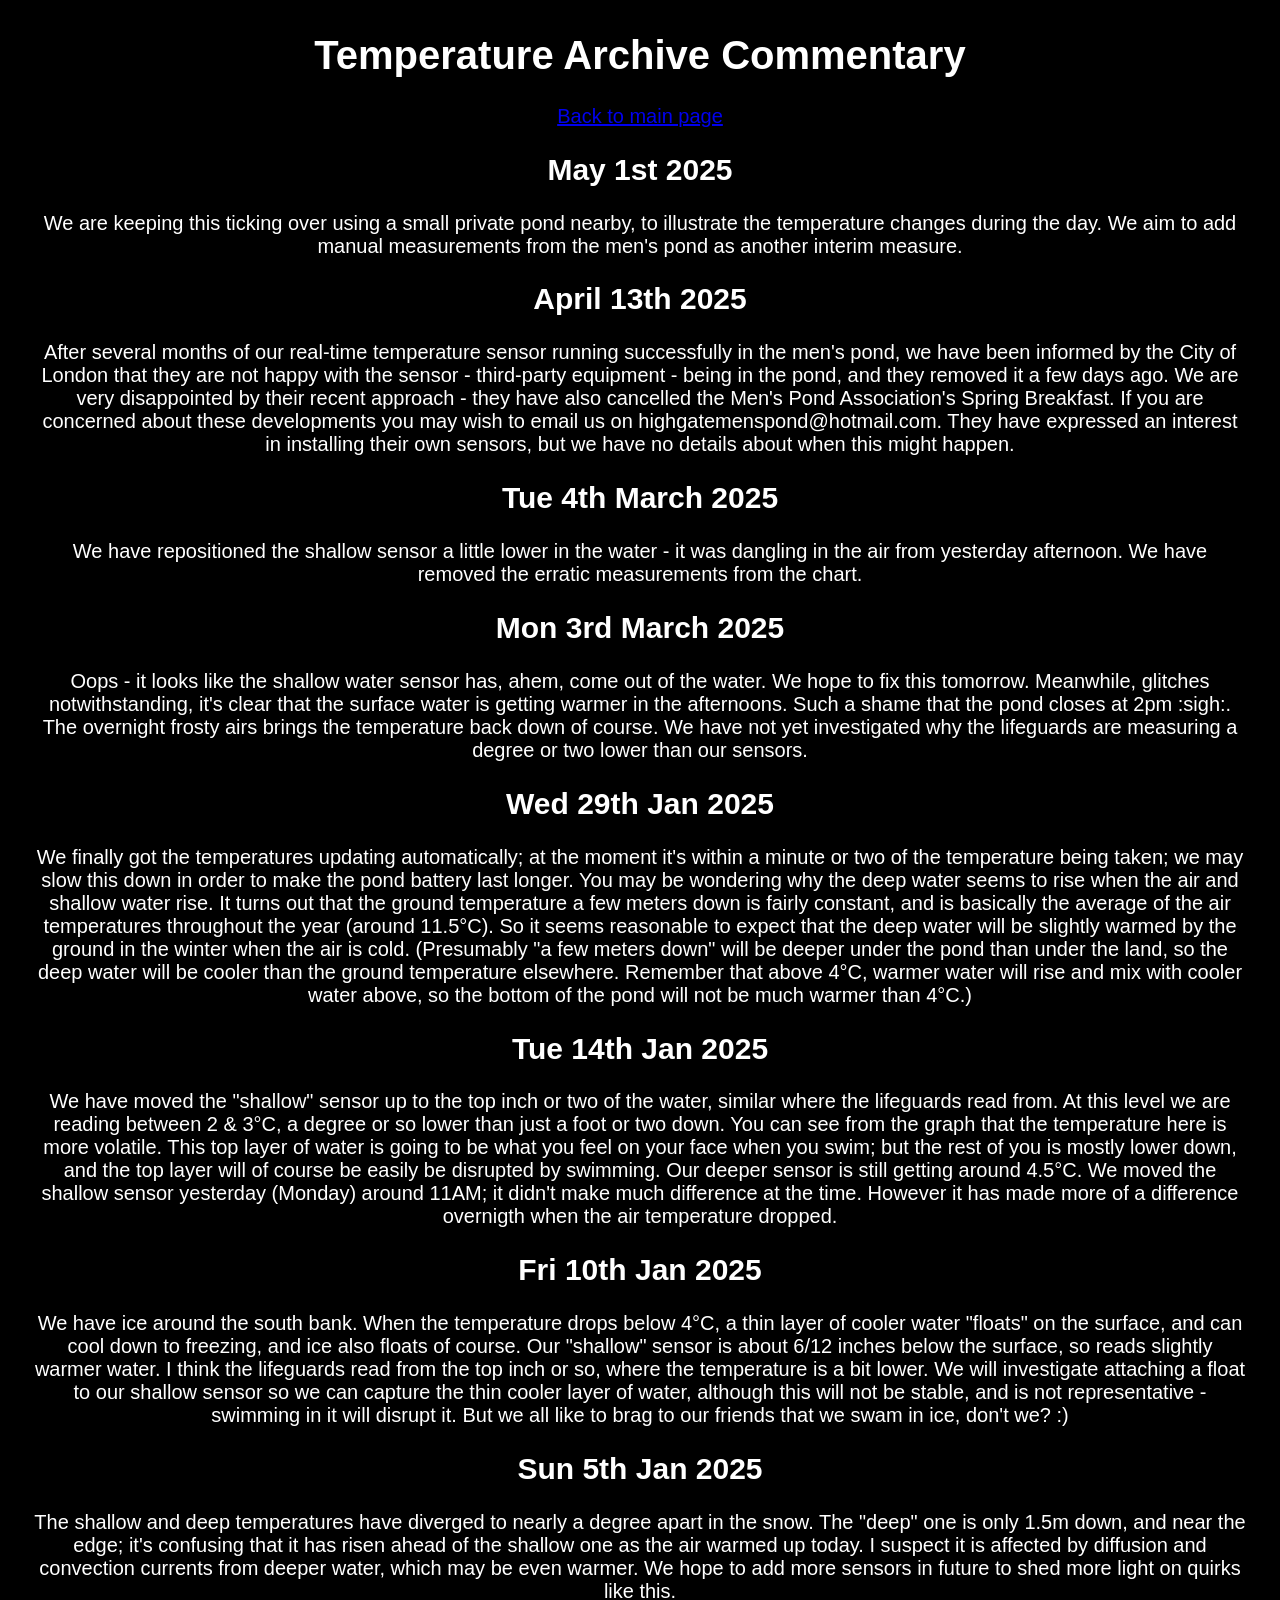
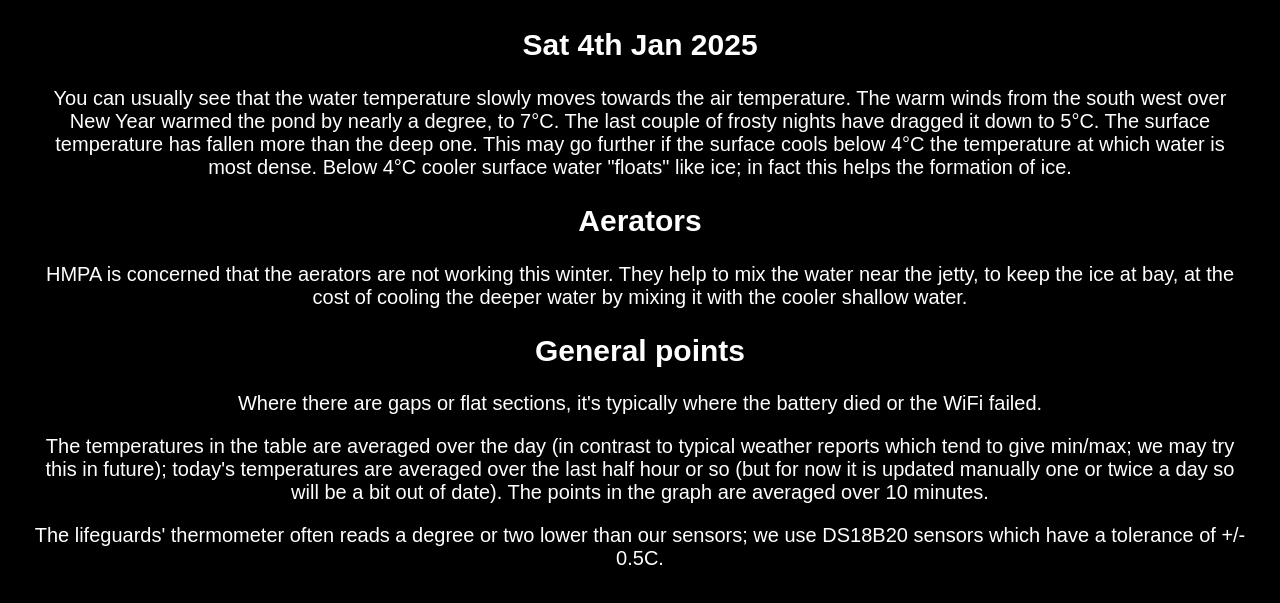
<file: www-root/archive.html>
<html>
	<head>
		<style>
			html * {
			font-family: Arial, Helvetica, sans-serif;
			text-align: center;
			}

			body {
			font-family: Arial, Helvetica, sans-serif;
			padding: 25px;
			background-color: black;
			color: white;
			font-size: 20px;
			}
		</style>
	</head>
	<body>
		<h1>Temperature Archive Commentary</h1>
		<p><a href="./index.html">Back to main page</a></p>

		<div id="tempCommentary">

			<h2>May 1st 2025</h2>
			<p>
				We are keeping this ticking over using a small private pond nearby,
				to illustrate the temperature changes during the day.
				We aim to add  manual measurements from the men's pond as another interim measure.
			</p>


			<h2>April 13th 2025</h2>
			<p>
				After several months of our real-time temperature sensor running successfully in the men's pond, we have been informed by the City of London
				that they are not happy with the sensor - third-party equipment - being in the pond, and they removed it a few days ago.
				We are very disappointed by their recent approach - they have also cancelled the Men's Pond Association's Spring Breakfast.
				If you are concerned about these developments you may wish to email us on highgatemenspond@hotmail.com.
				They have expressed an interest in installing their own sensors, but we have no details about when this might happen.
			</p>


			<h2>Tue 4th March 2025</h2>
			<p>
				We have repositioned the shallow sensor a little lower in the water - it was dangling in the air from yesterday afternoon.
				We have removed the erratic measurements from the chart.
			</p>



			<h2>Mon 3rd March 2025</h2>
			<p>
				Oops - it looks like the shallow water sensor has, ahem, come out of the water.  We hope to fix this tomorrow.

				Meanwhile, glitches notwithstanding, it's clear that the surface water is getting warmer in the afternoons.
				Such a shame that the pond closes at 2pm :sigh:.
				The overnight frosty airs brings the temperature back down of course.
				We have not yet investigated why the lifeguards are measuring a degree or two lower than our sensors.
			</p>


			<h2>Wed 29th Jan 2025</h2>
			<p>
				We finally got the temperatures updating automatically; at the moment it's within a minute or two of the temperature being taken;
				we may slow this down in order to make the pond battery last longer.
				You may be wondering why the deep water seems to rise when the air and shallow water rise.  It turns out that the ground temperature a few meters down is fairly constant,
				and is basically the average of the air temperatures throughout the year (around 11.5&deg;C).
				So it seems reasonable to expect that the deep water will be slightly warmed by the ground in the winter when the air is cold.
				(Presumably "a few meters down" will be deeper under the pond than under the land, so the deep water will be cooler than the ground temperature elsewhere.
				Remember that above 4&deg;C, warmer water will rise and mix with cooler water above, so the bottom of the pond will not be much warmer than 4&deg;C.)
			</p>

			<h2>Tue 14th Jan 2025</h2>
			<p>
				We have moved the "shallow" sensor up to the top inch or two of the water, similar where the lifeguards read from.
				At this level we are reading between 2 &amp; 3&deg;C, a degree or so lower than just a foot or two down.
				You can see from the graph that the temperature here is more volatile.
				This top layer of water is going to be what you feel on your face when you swim; but the rest of you is mostly lower down,
				and the top layer will of course be easily be disrupted by swimming.
				Our deeper sensor is still getting around 4.5&deg;C.
				We moved the shallow sensor yesterday (Monday) around 11AM; it didn't make much difference at the time.
				However it has made more of a difference overnigth when the air temperature dropped.
			</p>


			<h2>Fri 10th Jan 2025</h2>
			<p>
				We have ice around the south bank.  When the temperature drops below 4&deg;C, a thin layer of cooler water "floats" on the surface, and can cool down to freezing,
				and ice also floats of course.  Our "shallow" sensor is about 6/12 inches below the surface, so reads slightly warmer water.
				I think the lifeguards read from the top inch or so, where the temperature is a bit lower.
				We will investigate attaching a float to our shallow sensor so we can capture the thin cooler layer of water, although this will not be stable,
				and is not representative - swimming in it will disrupt it.  But we all like to brag to our friends that we swam in ice, don't we? :)

			</p>

			<h2>Sun 5th Jan 2025</h2>
			<p>
				The shallow and deep temperatures have diverged to nearly a degree apart in the snow.
				The "deep" one is only 1.5m down, and near the edge;
				it's confusing that it has risen ahead of the shallow one as the air warmed up today.
				I suspect it is affected by diffusion and convection currents from deeper water, which may be even warmer.
				We hope to add more sensors in future to shed more light on quirks like this.
			</p>

			<H2>Sat 4th Jan 2025</H2>
			<p>You can usually see that the water temperature slowly moves towards the air temperature.
				The warm winds from the south west over New Year warmed the pond by nearly a degree, to 7&deg;C.
				The last couple of frosty nights have dragged it down to 5&deg;C.
				The surface temperature has fallen more than the deep one.  This may go further if the surface cools below 4&deg;C the temperature at which water is most dense.
				Below 4&deg;C cooler surface water "floats" like ice; in fact this helps the formation of ice. </p>

			<h2>Aerators</h2>
			<p> HMPA is concerned that the aerators are not working this winter.  They help to mix the water near the jetty, to keep the ice at bay,
				at the cost of cooling the deeper water by mixing it with the cooler shallow water.</p>

			<h2>General points</h2>
			<p>Where there are gaps or flat sections, it's typically where the battery died or the WiFi failed.  </p>
			<p> The temperatures in the table are averaged over the day (in contrast to typical weather reports which tend to give min/max; we may try this in future);
				today's temperatures are averaged over the last half hour or so (but for now it is updated manually one or twice a day so will be a bit out of date).
				The points in the graph are averaged over 10 minutes. </p>
			<p>The lifeguards' thermometer often reads a degree or two lower than our sensors; we use DS18B20 sensors which have a tolerance of +/- 0.5C.</p>

		</div>
	</body>
</html>
</file>
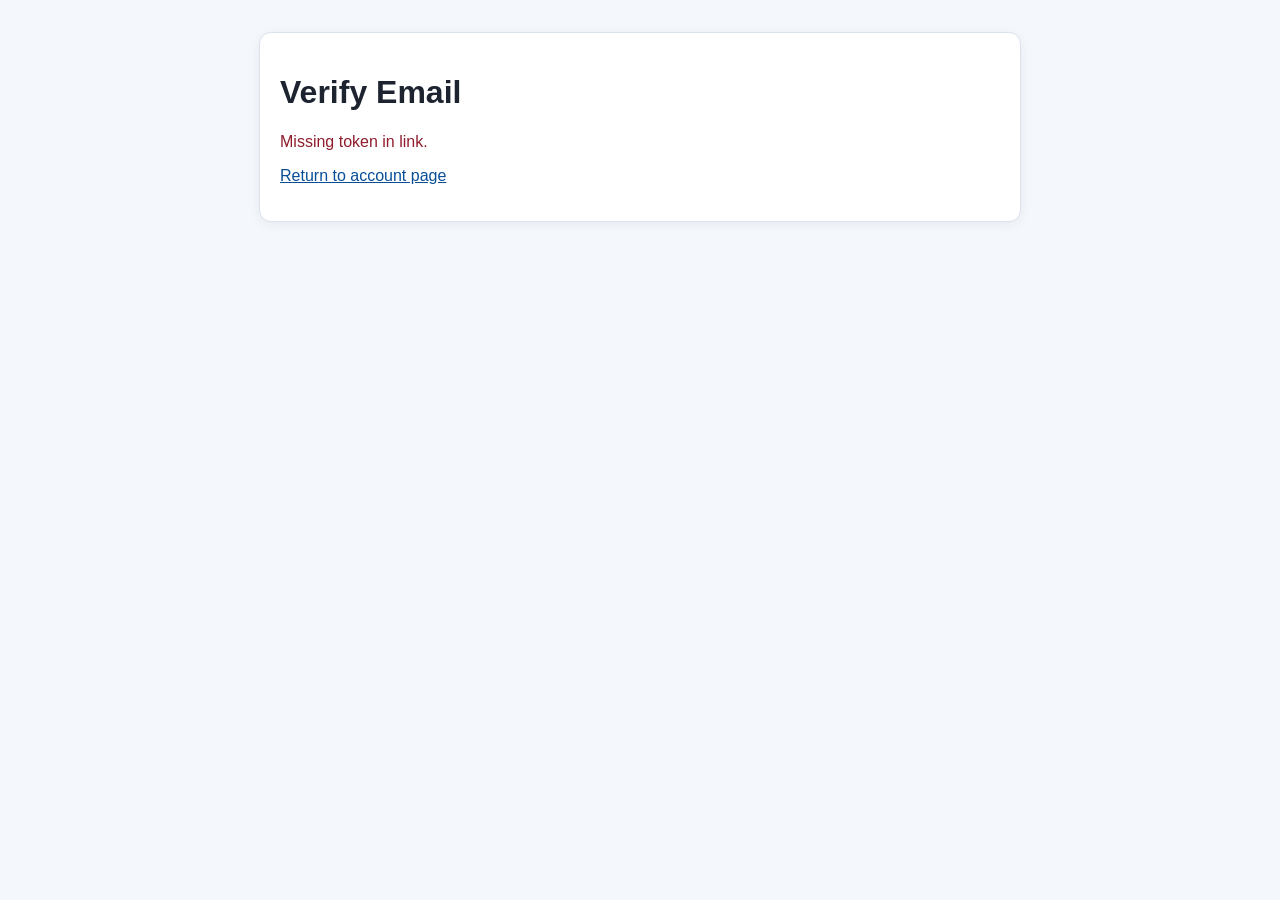
<file: www-root/auth-verify.html>
<!doctype html>
<html lang="en">
<head>
  <meta charset="utf-8">
  <meta name="viewport" content="width=device-width, initial-scale=1">
  <title>Email Verification</title>
  <style>
    body {
      margin: 0;
      font-family: "Segoe UI", "Helvetica Neue", Helvetica, Arial, sans-serif;
      background: #f4f7fb;
      color: #1d2430;
    }
    main {
      max-width: 720px;
      margin: 32px auto;
      background: #fff;
      border: 1px solid #dbe3ef;
      border-radius: 12px;
      padding: 20px;
      box-shadow: 0 2px 12px rgba(16, 30, 54, 0.06);
    }
    .ok { color: #0b6d2f; }
    .error { color: #8f1d2c; }
    a { color: #084e96; }
  </style>
</head>
<body>
  <main>
    <h1>Verify Email</h1>
    <p id="status">Checking verification token...</p>
    <p><a href="/auth.html">Return to account page</a></p>
  </main>

  <script>
    async function verify() {
      const statusEl = document.getElementById("status");
      const token = new URLSearchParams(window.location.search).get("token");
      if (!token) {
        statusEl.className = "error";
        statusEl.textContent = "Missing token in link.";
        return;
      }
      try {
        const res = await fetch("/api/auth/verify-email?token=" + encodeURIComponent(token));
        const raw = await res.text();
        let data = null;
        try {
          data = JSON.parse(raw);
        } catch (_err) {
          data = null;
        }

        if (!res.ok) {
          const detail = data && typeof data === "object" ? data.detail : null;
          throw new Error(detail || ("Verification failed (HTTP " + res.status + ")"));
        }

        if (!data || typeof data !== "object") {
          throw new Error("Verification endpoint did not return JSON. This usually means the link host does not match the server where the account was created.");
        }

        statusEl.className = "ok";
        statusEl.textContent = "Email verified. Member status: " + String(data.isMember);
      } catch (err) {
        statusEl.className = "error";
        statusEl.textContent = err.message;
      }
    }

    verify();
  </script>
</body>
</html>
</file>
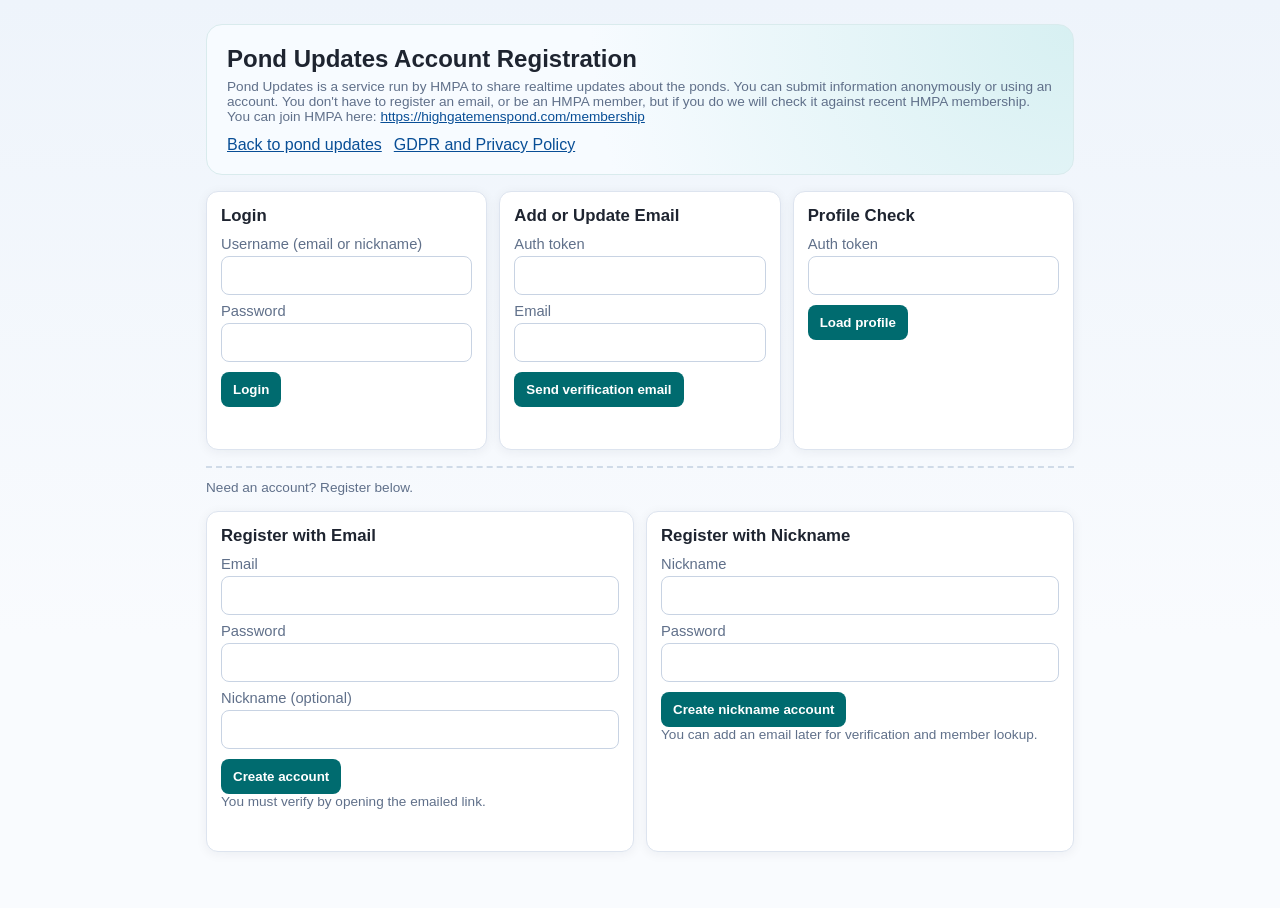
<file: www-root/auth.html>
<!doctype html>
<html lang="en">
<head>
  <meta charset="utf-8">
  <meta name="viewport" content="width=device-width, initial-scale=1">
  <title>Pond Updates Account Registration</title>
  <style>
    :root {
      --bg: #f5f7fb;
      --card: #ffffff;
      --ink: #1e2430;
      --muted: #60708a;
      --accent: #006b6f;
      --accent-2: #1c9a90;
      --warn: #8c3f00;
      --ok: #0b6d2f;
      --error: #8f1d2c;
      --line: #dde4ef;
    }
    * { box-sizing: border-box; }
    body {
      margin: 0;
      font-family: "Segoe UI", "Helvetica Neue", Helvetica, Arial, sans-serif;
      background: linear-gradient(180deg, #eef4fb 0%, #f9fbfe 70%);
      color: var(--ink);
    }
    main {
      max-width: 900px;
      margin: 24px auto;
      padding: 0 16px 32px;
    }
    .hero {
      margin-bottom: 16px;
      padding: 20px;
      border-radius: 16px;
      background: radial-gradient(circle at top right, #d7f0f2, #f7fbff 55%);
      border: 1px solid #d9ebed;
    }
    h1 { margin: 0 0 6px; }
    .grid {
      display: grid;
      grid-template-columns: repeat(auto-fit, minmax(280px, 1fr));
      gap: 12px;
    }
    .card {
      background: var(--card);
      border: 1px solid var(--line);
      border-radius: 12px;
      padding: 14px;
      box-shadow: 0 2px 12px rgba(16, 30, 54, 0.06);
    }
    h2 {
      font-size: 1.05rem;
      margin: 0 0 10px;
    }
    label {
      display: block;
      margin: 8px 0 4px;
      color: var(--muted);
      font-size: 0.92rem;
    }
    input {
      width: 100%;
      border: 1px solid #c8d3e3;
      border-radius: 8px;
      padding: 10px;
      font-size: 0.95rem;
    }
    button {
      margin-top: 10px;
      border: none;
      border-radius: 8px;
      padding: 10px 12px;
      background: var(--accent);
      color: #fff;
      font-weight: 600;
      cursor: pointer;
    }
    button:hover { background: var(--accent-2); }
    .status {
      margin-top: 8px;
      min-height: 20px;
      font-size: 0.9rem;
      color: var(--muted);
      white-space: pre-wrap;
    }
    .status.ok { color: var(--ok); }
    .status.warn { color: var(--warn); }
    .status.error { color: var(--error); }
    .small { font-size: 0.85rem; color: var(--muted); }
    .verified-pill {
      margin-top: 8px;
      display: inline-flex;
      align-items: center;
      gap: 6px;
      border: 1px solid #bfe6cc;
      background: #eefaf2;
      color: var(--ok);
      border-radius: 999px;
      padding: 6px 10px;
      font-size: 0.88rem;
      font-weight: 600;
    }
    .hidden { display: none; }
    .top-links {
      margin-top: 12px;
      display: flex;
      gap: 12px;
      flex-wrap: wrap;
    }
    .section-separator {
      margin: 16px 0;
      border-top: 2px dashed #d0dbe8;
      padding-top: 12px;
    }
    a { color: #084e96; }
  </style>
</head>
<body>
  <main>
    <section class="hero">
      <h1>Pond Updates Account Registration</h1>
      <div class="small">
        Pond Updates is a service run by HMPA to share realtime updates about the ponds. You can submit information anonymously or using an account. 
        You don't have to register an email, or be an HMPA member, but if you do we will check it against recent HMPA membership. 
        You can join HMPA here:
        <a href="https://highgatemenspond.com/membership" target="_blank" rel="noopener noreferrer">https://highgatemenspond.com/membership</a>
      </div>
      <div class="top-links">
        <a href="/">Back to pond updates</a>
        <a href="/gdpr-policy.html">GDPR and Privacy Policy</a>
      </div>
    </section>

    <section class="grid">
      <article class="card">
        <h2>Login</h2>
        <label for="loginUser">Username (email or nickname)</label>
        <input id="loginUser" type="text" autocomplete="username">
        <label for="loginPassword">Password</label>
        <input id="loginPassword" type="password" autocomplete="current-password">
        <button onclick="login()">Login</button>
        <div id="loginStatus" class="status"></div>
        <div id="emailVerifiedBadge" class="verified-pill hidden">&#10003; email verified</div>
      </article>

      <article id="addEmailCard" class="card">
        <h2>Add or Update Email</h2>
        <label for="authToken">Auth token</label>
        <input id="authToken" type="text" autocomplete="off">
        <label for="newEmail">Email</label>
        <input id="newEmail" type="email" autocomplete="email">
        <button onclick="addEmail()">Send verification email</button>
        <div id="addEmailStatus" class="status"></div>
      </article>

      <article class="card">
        <h2>Profile Check</h2>
        <label for="meToken">Auth token</label>
        <input id="meToken" type="text" autocomplete="off">
        <button onclick="loadProfile()">Load profile</button>
        <div id="meStatus" class="status"></div>
      </article>
    </section>

    <section class="section-separator">
      <div class="small">Need an account? Register below.</div>
    </section>

    <section class="grid">
      <article class="card">
        <h2>Register with Email</h2>
        <label for="regEmail">Email</label>
        <input id="regEmail" type="email" autocomplete="email">
        <label for="regEmailPassword">Password</label>
        <input id="regEmailPassword" type="password" autocomplete="new-password">
        <label for="regEmailNickname">Nickname (optional)</label>
        <input id="regEmailNickname" type="text" autocomplete="nickname">
        <button onclick="registerWithEmail()">Create account</button>
        <div class="small">You must verify by opening the emailed link.</div>
        <div id="regEmailStatus" class="status"></div>
      </article>

      <article class="card">
        <h2>Register with Nickname</h2>
        <label for="regNick">Nickname</label>
        <input id="regNick" type="text" autocomplete="nickname">
        <label for="regNickPassword">Password</label>
        <input id="regNickPassword" type="password" autocomplete="new-password">
        <button onclick="registerWithNickname()">Create nickname account</button>
        <div class="small">You can add an email later for verification and member lookup.</div>
        <div id="regNickStatus" class="status"></div>
      </article>
    </section>
  </main>

  <script>
    const POND_AUTH_SESSION_STORAGE_KEY = "pondAuthSession";
    const LEGACY_AUTH_TOKEN_STORAGE_KEY = "pondAuthToken";

    function readStorage(key) {
      try {
        return window.localStorage.getItem(key);
      } catch (_err) {
        return null;
      }
    }

    function writeStorage(key, value) {
      try {
        window.localStorage.setItem(key, value);
      } catch (_err) {
        // Ignore storage errors and keep UI functional.
      }
    }

    function getAuthSession() {
      const raw = readStorage(POND_AUTH_SESSION_STORAGE_KEY);
      if (!raw) {
        return null;
      }

      try {
        const parsed = JSON.parse(raw);
        if (!parsed || typeof parsed.authToken !== "string" || typeof parsed.expiresAt !== "string") {
          return null;
        }

        const expiresAtMs = Date.parse(parsed.expiresAt);
        if (!Number.isFinite(expiresAtMs) || expiresAtMs <= Date.now()) {
          return null;
        }
        return parsed;
      } catch (_err) {
        return null;
      }
    }

    function setAuthSession(sessionPayload) {
      if (!sessionPayload || !sessionPayload.authToken || !sessionPayload.expiresAt) {
        return;
      }
      writeStorage(POND_AUTH_SESSION_STORAGE_KEY, JSON.stringify(sessionPayload));
      // Keep legacy key for compatibility with any old page variants.
      writeStorage(LEGACY_AUTH_TOKEN_STORAGE_KEY, sessionPayload.authToken);
    }

    function getAuthTokenForForms() {
      const session = getAuthSession();
      if (session && typeof session.authToken === "string" && session.authToken) {
        return session.authToken;
      }
      const legacy = readStorage(LEGACY_AUTH_TOKEN_STORAGE_KEY);
      return legacy || "";
    }

    function setStatus(id, message, cls) {
      const el = document.getElementById(id);
      el.className = "status" + (cls ? " " + cls : "");
      el.textContent = message;
    }

    function describeUser(user) {
      if (!user || typeof user !== "object") {
        return "Logged in.";
      }
      const displayName = user.nickname || user.username || "member";
      const verified = String(!!user.emailVerified);
      const member = String(!!user.isMember);
      return "Logged in as " + displayName + ". Email verified: " + verified + ". HMPA Member: " + member;
    }

    function updateEmailVerificationUi(user) {
      const badge = document.getElementById("emailVerifiedBadge");
      const addEmailCard = document.getElementById("addEmailCard");
      const isVerified = !!(user && typeof user === "object" && user.emailVerified === true);

      if (isVerified) {
        badge.classList.remove("hidden");
        addEmailCard.classList.add("hidden");
      } else {
        badge.classList.add("hidden");
        addEmailCard.classList.remove("hidden");
      }
    }

    async function apiPost(path, body) {
      const res = await fetch(path, {
        method: "POST",
        headers: { "Content-Type": "application/json" },
        body: JSON.stringify(body)
      });
      const payload = await res.json().catch(() => ({}));
      if (!res.ok) {
        const msg = payload.detail || payload.message || "Request failed";
        throw new Error(msg);
      }
      return payload;
    }

    async function registerWithEmail() {
      const email = document.getElementById("regEmail").value.trim();
      const password = document.getElementById("regEmailPassword").value;
      const nickname = document.getElementById("regEmailNickname").value.trim();
      try {
        const data = await apiPost("/api/auth/register-email", {
          email,
          password,
          nickname: nickname || null
        });
        const memberBit = data.isMember ? "member match" : "not in member list";
        setStatus("regEmailStatus", "Registered. Check email for verification link. " + memberBit, "ok");
      } catch (err) {
        setStatus("regEmailStatus", err.message, "error");
      }
    }

    async function registerWithNickname() {
      const nickname = document.getElementById("regNick").value.trim();
      const password = document.getElementById("regNickPassword").value;
      try {
        await apiPost("/api/auth/register-nickname", { nickname, password });
        setStatus("regNickStatus", "Nickname account created.", "ok");
      } catch (err) {
        setStatus("regNickStatus", err.message, "error");
      }
    }

    async function login() {
      const username = document.getElementById("loginUser").value.trim();
      const password = document.getElementById("loginPassword").value;
      try {
        const data = await apiPost("/api/auth/login", { username, password });
        setAuthSession({
          authToken: data.authToken,
          expiresAt: data.expiresAt,
          user: data.user || null
        });
        document.getElementById("authToken").value = data.authToken;
        document.getElementById("meToken").value = data.authToken;
        const user = data.user || {};
        setStatus(
          "loginStatus",
          "Logged in as " + (user.nickname || user.username) + ". Email verified: " + String(user.emailVerified) + ". HMPA Member: " + String(user.isMember),
          "ok"
        );
        updateEmailVerificationUi(user);
      } catch (err) {
        setStatus("loginStatus", err.message, "error");
      }
    }

    async function addEmail() {
      const authToken = document.getElementById("authToken").value.trim();
      const email = document.getElementById("newEmail").value.trim();
      try {
        const data = await apiPost("/api/auth/add-email", { authToken, email });
        setStatus("addEmailStatus", "Verification link sent. HMPA Member: " + String(data.isMember), "ok");
      } catch (err) {
        setStatus("addEmailStatus", err.message, "error");
      }
    }

    async function loadProfile() {
      const authToken = document.getElementById("meToken").value.trim();
      if (!authToken) {
        setStatus("meStatus", "Enter a token first", "warn");
        return;
      }
      try {
        const res = await fetch("/api/auth/me?authToken=" + encodeURIComponent(authToken));
        const data = await res.json();
        if (!res.ok) throw new Error(data.detail || "Request failed");
        setStatus("meStatus", JSON.stringify(data.user, null, 2), "ok");
      } catch (err) {
        setStatus("meStatus", err.message, "error");
      }
    }

    async function refreshLoginStatusFromSession() {
      const session = getAuthSession();
      if (!session || !session.authToken) {
        return;
      }

      if (session.user) {
        setStatus("loginStatus", describeUser(session.user), "ok");
        updateEmailVerificationUi(session.user);
      } else {
        setStatus("loginStatus", "Session token found. Checking profile...", "warn");
      }

      try {
        const res = await fetch("/api/auth/me?authToken=" + encodeURIComponent(session.authToken));
        const data = await res.json();
        if (!res.ok) {
          throw new Error(data.detail || "Session check failed");
        }

        const updatedSession = {
          authToken: session.authToken,
          expiresAt: session.expiresAt,
          user: data.user || session.user || null
        };
        setAuthSession(updatedSession);
        setStatus("loginStatus", describeUser(updatedSession.user), "ok");
        updateEmailVerificationUi(updatedSession.user);
      } catch (err) {
        setStatus("loginStatus", "Session token is present but could not be validated: " + (err.message || "unknown error"), "warn");
      }
    }

    const saved = getAuthTokenForForms();
    if (saved) {
      document.getElementById("authToken").value = saved;
      document.getElementById("meToken").value = saved;
    }

    updateEmailVerificationUi(null);
    refreshLoginStatusFromSession();
  </script>
</body>
</html>
</file>
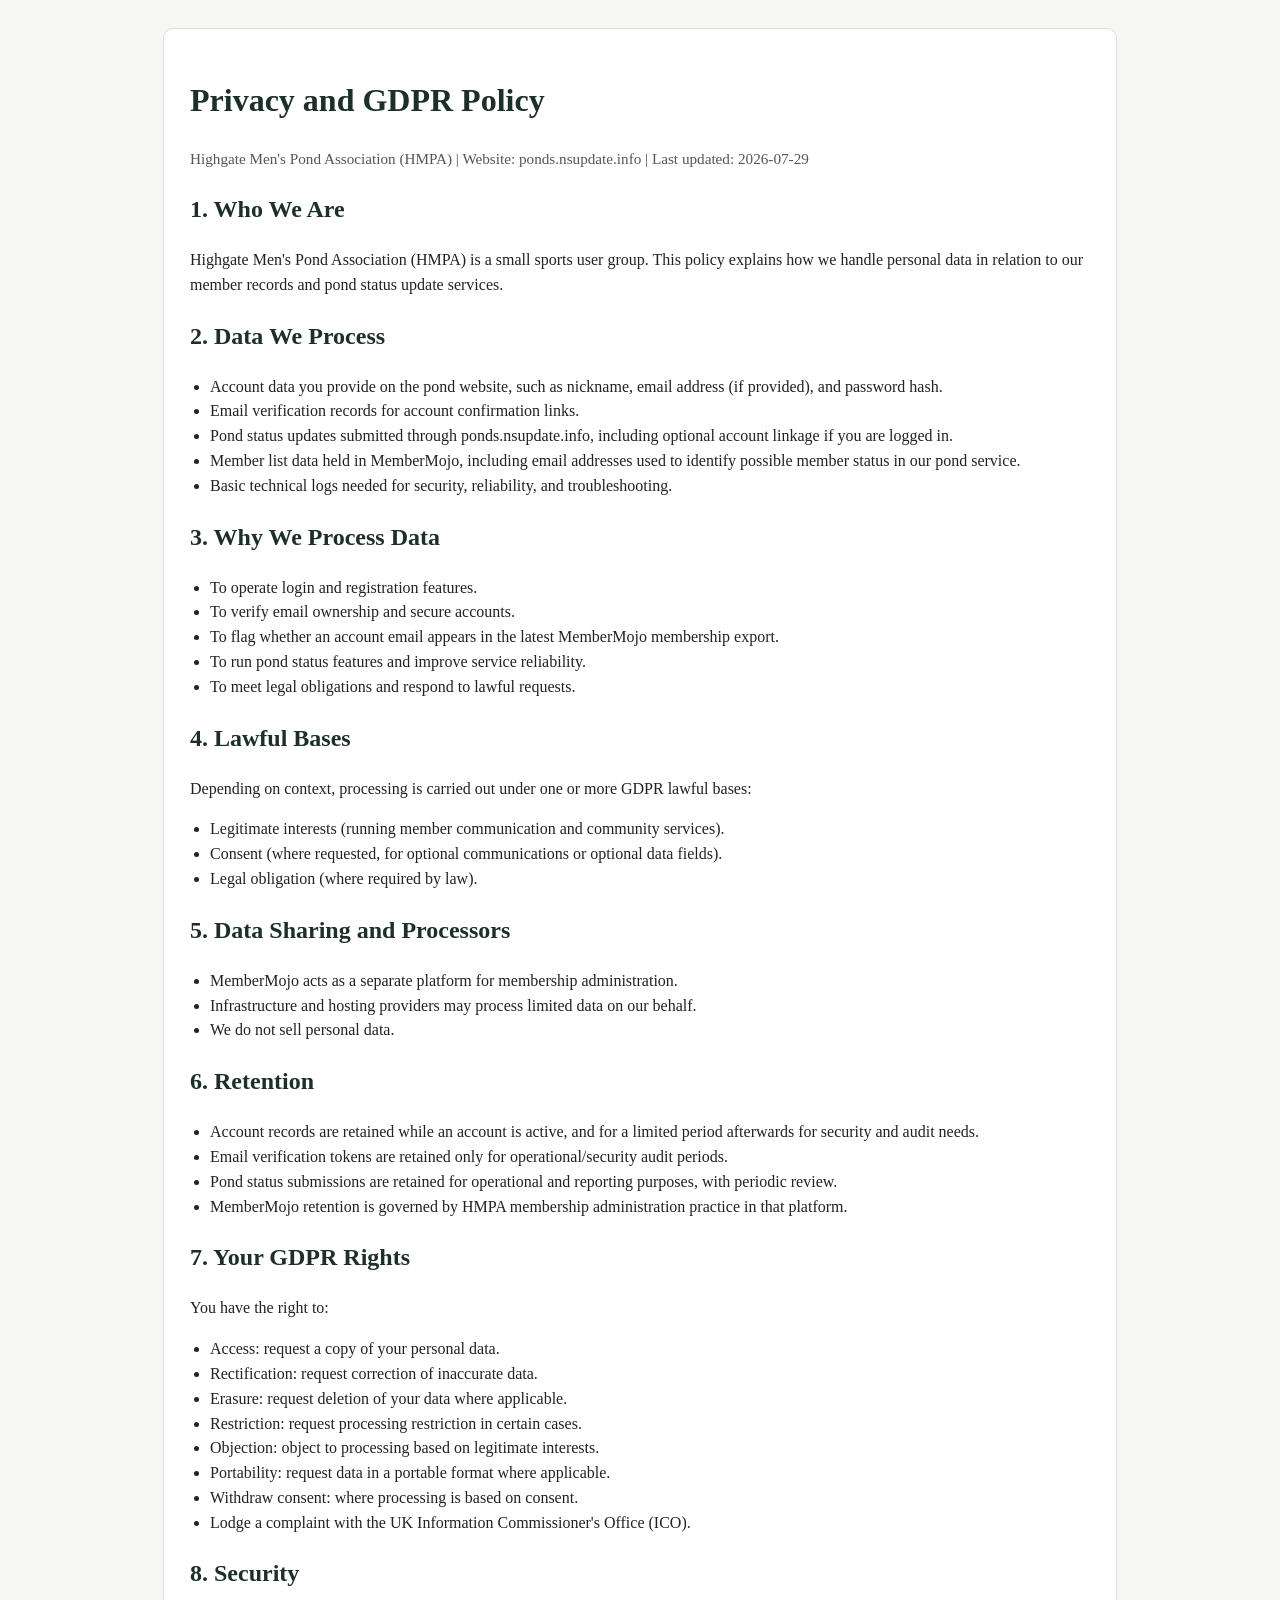
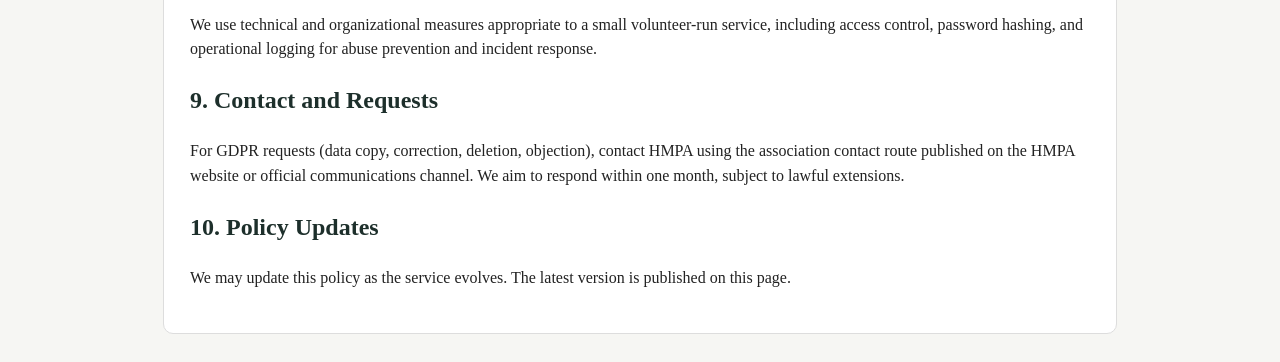
<file: www-root/gdpr-policy.html>
<!doctype html>
<html lang="en">
<head>
  <meta charset="utf-8">
  <meta name="viewport" content="width=device-width, initial-scale=1">
  <title>HMPA Privacy and GDPR Policy</title>
  <style>
    body {
      margin: 0;
      font-family: Georgia, "Times New Roman", serif;
      line-height: 1.55;
      background: #f6f6f3;
      color: #222;
    }
    main {
      max-width: 900px;
      margin: 28px auto;
      background: #fff;
      border: 1px solid #ddd;
      border-radius: 10px;
      padding: 26px;
    }
    h1, h2 { color: #1d2f2b; }
    .meta { color: #555; font-size: 0.95rem; }
    ul { padding-left: 20px; }
    a { color: #0b4f8a; }
  </style>
</head>
<body>
  <main>
    <h1>Privacy and GDPR Policy</h1>
    <p class="meta">Highgate Men's Pond Association (HMPA) | Website: ponds.nsupdate.info | Last updated: 2026-07-29</p>

    <h2>1. Who We Are</h2>
    <p>Highgate Men's Pond Association (HMPA) is a small sports user group. This policy explains how we handle personal data in relation to our member records and pond status update services.</p>

    <h2>2. Data We Process</h2>
    <ul>
      <li>Account data you provide on the pond website, such as nickname, email address (if provided), and password hash.</li>
      <li>Email verification records for account confirmation links.</li>
      <li>Pond status updates submitted through ponds.nsupdate.info, including optional account linkage if you are logged in.</li>
      <li>Member list data held in MemberMojo, including email addresses used to identify possible member status in our pond service.</li>
      <li>Basic technical logs needed for security, reliability, and troubleshooting.</li>
    </ul>

    <h2>3. Why We Process Data</h2>
    <ul>
      <li>To operate login and registration features.</li>
      <li>To verify email ownership and secure accounts.</li>
      <li>To flag whether an account email appears in the latest MemberMojo membership export.</li>
      <li>To run pond status features and improve service reliability.</li>
      <li>To meet legal obligations and respond to lawful requests.</li>
    </ul>

    <h2>4. Lawful Bases</h2>
    <p>Depending on context, processing is carried out under one or more GDPR lawful bases:</p>
    <ul>
      <li>Legitimate interests (running member communication and community services).</li>
      <li>Consent (where requested, for optional communications or optional data fields).</li>
      <li>Legal obligation (where required by law).</li>
    </ul>

    <h2>5. Data Sharing and Processors</h2>
    <ul>
      <li>MemberMojo acts as a separate platform for membership administration.</li>
      <li>Infrastructure and hosting providers may process limited data on our behalf.</li>
      <li>We do not sell personal data.</li>
    </ul>

    <h2>6. Retention</h2>
    <ul>
      <li>Account records are retained while an account is active, and for a limited period afterwards for security and audit needs.</li>
      <li>Email verification tokens are retained only for operational/security audit periods.</li>
      <li>Pond status submissions are retained for operational and reporting purposes, with periodic review.</li>
      <li>MemberMojo retention is governed by HMPA membership administration practice in that platform.</li>
    </ul>

    <h2>7. Your GDPR Rights</h2>
    <p>You have the right to:</p>
    <ul>
      <li>Access: request a copy of your personal data.</li>
      <li>Rectification: request correction of inaccurate data.</li>
      <li>Erasure: request deletion of your data where applicable.</li>
      <li>Restriction: request processing restriction in certain cases.</li>
      <li>Objection: object to processing based on legitimate interests.</li>
      <li>Portability: request data in a portable format where applicable.</li>
      <li>Withdraw consent: where processing is based on consent.</li>
      <li>Lodge a complaint with the UK Information Commissioner's Office (ICO).</li>
    </ul>

    <h2>8. Security</h2>
    <p>We use technical and organizational measures appropriate to a small volunteer-run service, including access control, password hashing, and operational logging for abuse prevention and incident response.</p>

    <h2>9. Contact and Requests</h2>
    <p>For GDPR requests (data copy, correction, deletion, objection), contact HMPA using the association contact route published on the HMPA website or official communications channel. We aim to respond within one month, subject to lawful extensions.</p>

    <h2>10. Policy Updates</h2>
    <p>We may update this policy as the service evolves. The latest version is published on this page.</p>
  </main>
</body>
</html>
</file>
